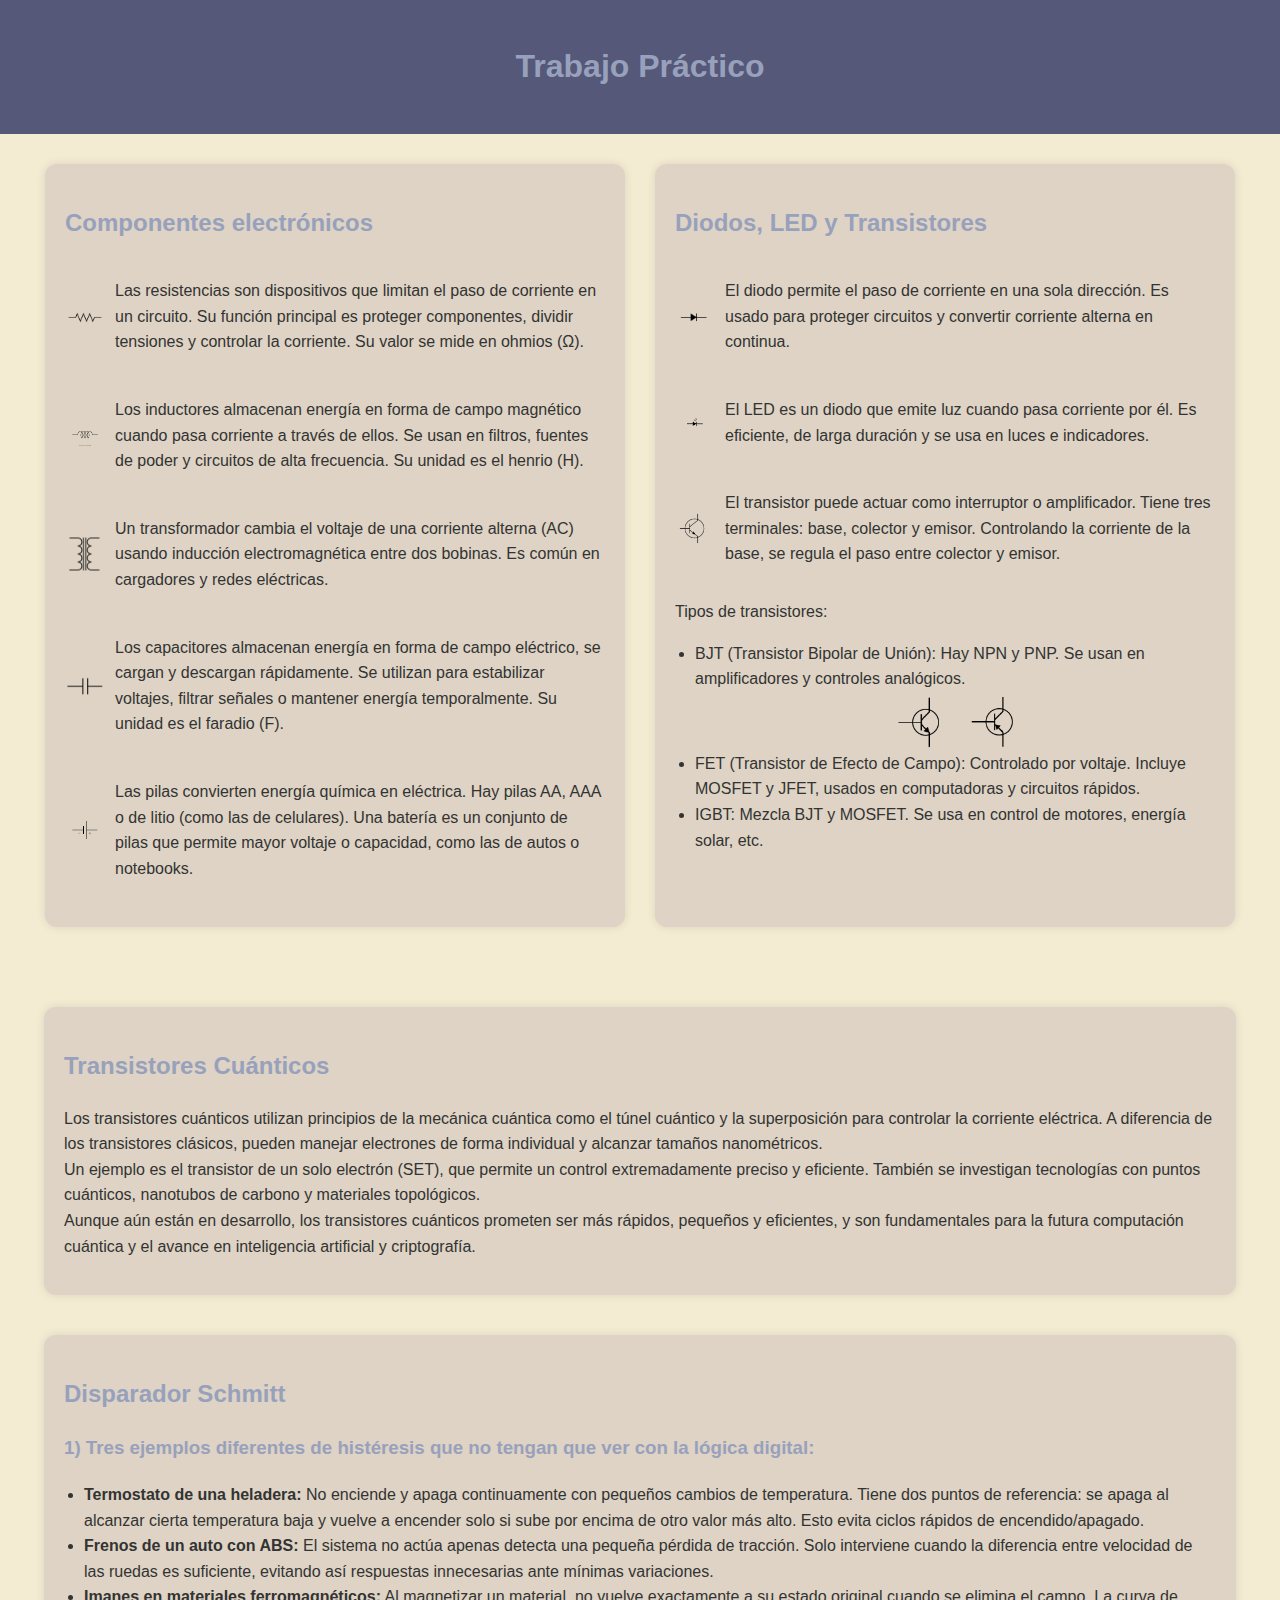
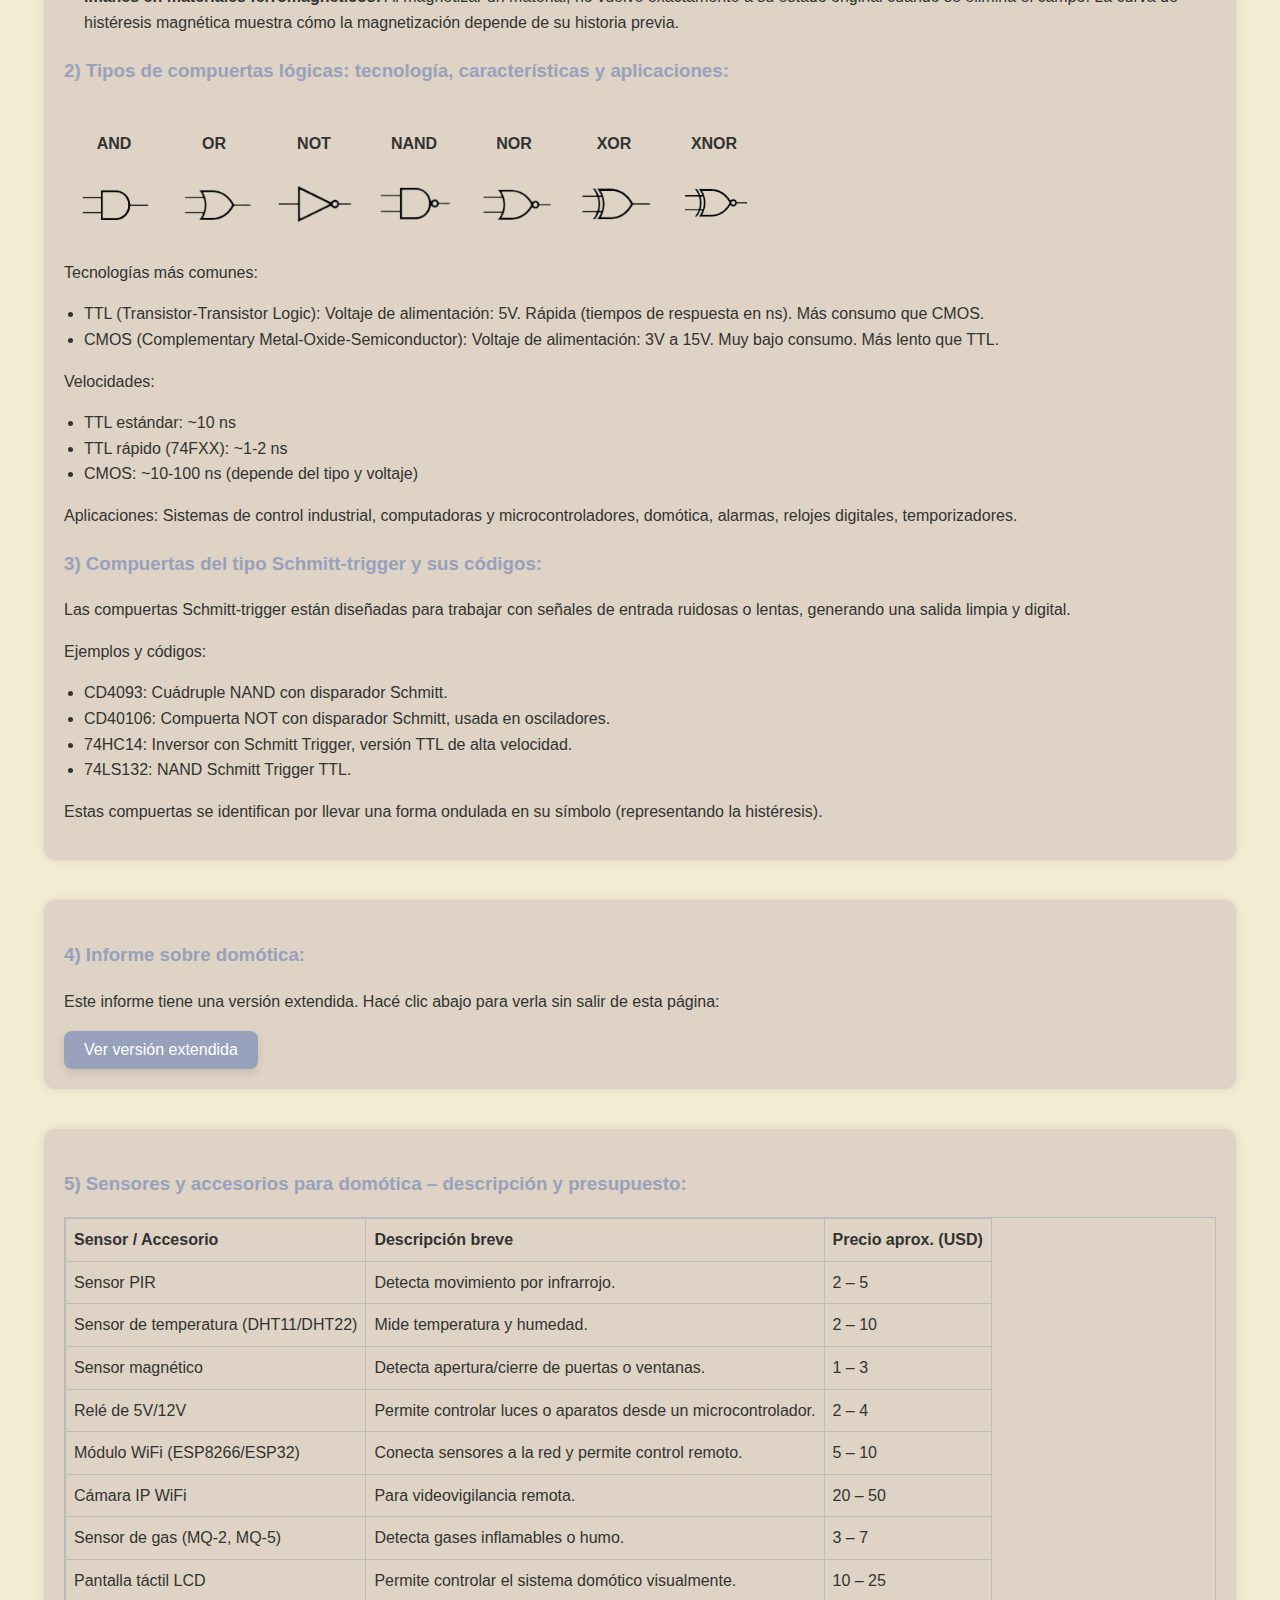
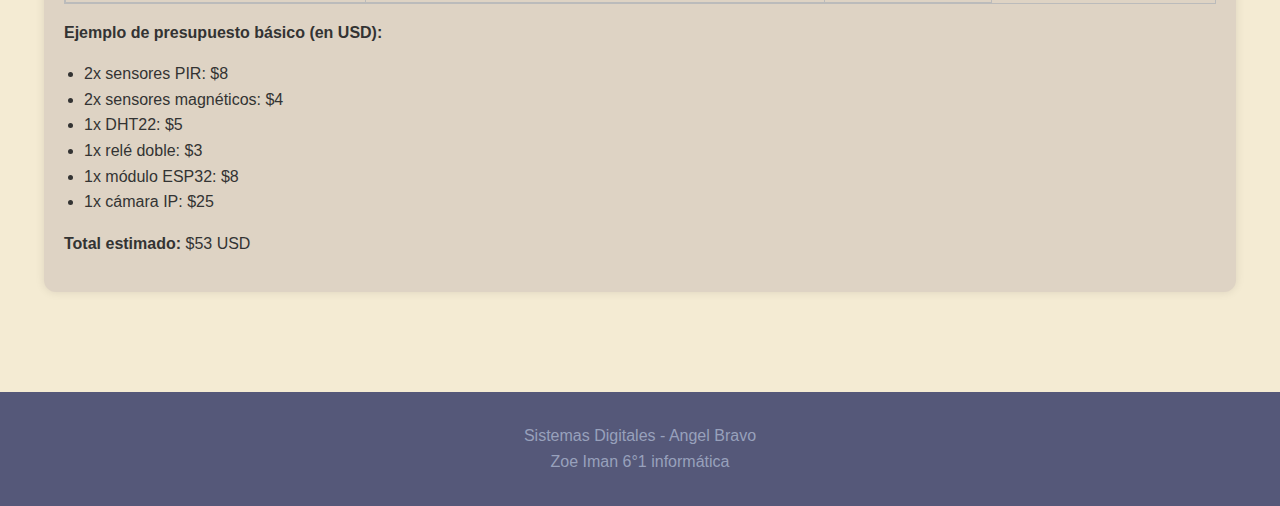
<file: index.html>
<!DOCTYPE html>
<html lang="es">
<head>
  <meta charset="UTF-8" />
  <meta name="viewport" content="width=device-width, initial-scale=1.0" />
  <title>Resumen de Componentes y Domótica</title>
  <link rel="stylesheet" href="style.css" />
  <link rel="icon" href="imagenes/Gorillaz - Noodle's Mask.ico">
</head>
<body>
  <header>
    <h1>Trabajo Práctico</h1>
  </header>

  <main>
    <div class="resumenes">
    <section>
  <h2>Componentes electrónicos</h2>
    <div class="icono-texto">
        <img src="imagenes/resisstencia-removebg-preview (1).png" alt="Resistencia">
        <p>Las resistencias son dispositivos que limitan el paso de corriente en un circuito. Su función principal es proteger componentes, dividir tensiones y controlar la corriente. Su valor se mide en ohmios (Ω).</p>
        </div>

        <div class="icono-texto">
        <img src="imagenes/descarga-removebg-preview.png" alt="Inductor">
        <p>Los inductores almacenan energía en forma de campo magnético cuando pasa corriente a través de ellos. Se usan en filtros, fuentes de poder y circuitos de alta frecuencia. Su unidad es el henrio (H).</p>
        </div>

        <div class="icono-texto">
        <img src="imagenes/png-transparent-center-tap-transformer-electronic-symbol-electronics-wiring-diagram-symbol-miscellaneous-angle-white-thumbnail-removebg-preview.png" alt="Transformador">
        <p>Un transformador cambia el voltaje de una corriente alterna (AC) usando inducción electromagnética entre dos bobinas. Es común en cargadores y redes eléctricas.</p>
        </div>

        <div class="icono-texto">
        <img src="imagenes/capacitor-removebg-preview.png" alt="Capacitor">
        <p>Los capacitores almacenan energía en forma de campo eléctrico, se cargan y descargan rápidamente. Se utilizan para estabilizar voltajes, filtrar señales o mantener energía temporalmente. Su unidad es el faradio (F).</p>
        </div>

        <div class="icono-texto">
        <img src="imagenes/images-removebg-preview.png" alt="Pilas">
        <p>Las pilas convierten energía química en eléctrica. Hay pilas AA, AAA o de litio (como las de celulares). Una batería es un conjunto de pilas que permite mayor voltaje o capacidad, como las de autos o notebooks.</p>
        </div>
    </section>


    <section>
      <h2>Diodos, LED y Transistores</h2>
      
      <div class="icono-texto">
        <img src="imagenes/diodo-removebg-preview.png" alt="Diodo">
        <p>El diodo permite el paso de corriente en una sola dirección. Es usado para proteger circuitos y convertir corriente alterna en continua.</p>
      </div>

      <div class="icono-texto">
        <img src="imagenes/led-removebg-preview.png" alt="Icono LED" />
        <p>
        El LED es un diodo que emite luz cuando pasa corriente por él. Es eficiente, de larga duración y se usa en luces e indicadores.
        </p>
      </div>
      <div class="icono-texto">
        <img src="imagenes/transitor-removebg-preview.png" alt="Transistor">
        <p>El transistor puede actuar como interruptor o amplificador. Tiene tres terminales: base, colector y emisor. Controlando la corriente de la base, se regula el paso entre colector y emisor.</p>
      </div>
      
      <p>Tipos de transistores:</p>
      <ul>
        <li>
            BJT (Transistor Bipolar de Unión): Hay NPN y PNP. Se usan en amplificadores y controles analógicos.
            <img src="imagenes/transistores04-removebg-preview.png" alt="NPN-PNP" class="img-transistor">
        </li>
        <li>FET (Transistor de Efecto de Campo): Controlado por voltaje. Incluye MOSFET y JFET, usados en computadoras y circuitos rápidos.</li>
        <li>IGBT: Mezcla BJT y MOSFET. Se usa en control de motores, energía solar, etc.</li>
      </ul>
    </section>
    </div>

    <section>
        <h2>Transistores Cuánticos</h2>
        <p>
        Los transistores cuánticos utilizan principios de la mecánica cuántica como el túnel cuántico y la superposición para controlar la corriente eléctrica. A diferencia de los transistores clásicos, pueden manejar electrones de forma individual y alcanzar tamaños nanométricos. <br>
        Un ejemplo es el transistor de un solo electrón (SET), que permite un control extremadamente preciso y eficiente. También se investigan tecnologías con puntos cuánticos, nanotubos de carbono y materiales topológicos. <br>
        Aunque aún están en desarrollo, los transistores cuánticos prometen ser más rápidos, pequeños y eficientes, y son fundamentales para la futura computación cuántica y el avance en inteligencia artificial y criptografía. <br>
        </p>
    </section>

    <section>
      <h2>Disparador Schmitt</h2>

      <h3>1) Tres ejemplos diferentes de histéresis que no tengan que ver con la lógica digital:</h3>
      <ul>
        <li>
          <strong>Termostato de una heladera:</strong> No enciende y apaga continuamente con pequeños cambios de temperatura. Tiene dos puntos de referencia: se apaga al alcanzar cierta temperatura baja y vuelve a encender solo si sube por encima de otro valor más alto. Esto evita ciclos rápidos de encendido/apagado.
        </li>
        <li>
          <strong>Frenos de un auto con ABS:</strong> El sistema no actúa apenas detecta una pequeña pérdida de tracción. Solo interviene cuando la diferencia entre velocidad de las ruedas es suficiente, evitando así respuestas innecesarias ante mínimas variaciones.
        </li>
        <li>
          <strong>Imanes en materiales ferromagnéticos:</strong> Al magnetizar un material, no vuelve exactamente a su estado original cuando se elimina el campo. La curva de histéresis magnética muestra cómo la magnetización depende de su historia previa.
        </li>
      </ul>
      <h3>2) Tipos de compuertas lógicas: tecnología, características y aplicaciones:</h3>
      
    <div class="tabla-wrapper">
    <table class="tabla-compuertas">
     <tr>
        <th>AND</th>
        <th>OR</th>
        <th>NOT</th>
        <th>NAND</th>
        <th>NOR</th>
        <th>XOR</th>
        <th>XNOR</th>
      </tr>
      <tr>
          <td><img src="imagenes/and.png" alt="Compuerta AND"></td>
          <td><img src="imagenes/or.png" alt="Compuerta OR"></td>
          <td><img src="imagenes/not.png" alt="Compuerta NOT"></td>
          <td><img src="imagenes/nand.png" alt="Compuerta NAND"></td>
          <td><img src="imagenes/nor.png" alt="Compuerta NOR"></td>
          <td><img src="imagenes/xor.png" alt="Compuerta XOR"></td>
          <td><img src="imagenes/xnor.png" alt="Compuerta XNOR"></td>
        </tr>
      </table>
    </div>

      <p>Tecnologías más comunes:</p>
      <ul>
        <li>TTL (Transistor-Transistor Logic): Voltaje de alimentación: 5V. Rápida (tiempos de respuesta en ns). Más consumo que CMOS.</li>
        <li>CMOS (Complementary Metal-Oxide-Semiconductor): Voltaje de alimentación: 3V a 15V. Muy bajo consumo. Más lento que TTL.</li>
      </ul>
      <p>Velocidades:</p>
      <ul>
        <li>TTL estándar: ~10 ns</li>
        <li>TTL rápido (74FXX): ~1-2 ns</li>
        <li>CMOS: ~10-100 ns (depende del tipo y voltaje)</li>
      </ul>
      <p>Aplicaciones: Sistemas de control industrial, computadoras y microcontroladores, domótica, alarmas, relojes digitales, temporizadores.</p>
      <h3>3) Compuertas del tipo Schmitt-trigger y sus códigos:</h3>
      <p>Las compuertas Schmitt-trigger están diseñadas para trabajar con señales de entrada ruidosas o lentas, generando una salida limpia y digital.</p>
      <p>Ejemplos y códigos:</p>
      <ul>
        <li>CD4093: Cuádruple NAND con disparador Schmitt.</li>
        <li>CD40106: Compuerta NOT con disparador Schmitt, usada en osciladores.</li>
        <li>74HC14: Inversor con Schmitt Trigger, versión TTL de alta velocidad.</li>
        <li>74LS132: NAND Schmitt Trigger TTL.</li>
      </ul>
      <p>Estas compuertas se identifican por llevar una forma ondulada en su símbolo (representando la histéresis).</p>
    </section>
    <section>
      <h3>4) Informe sobre domótica:</h3>
      <p>
        Este informe tiene una versión extendida. Hacé clic abajo para verla sin salir de esta página:
      </p>
      <button class="boton-estetico" onclick="mostrarDomotica()">Ver versión extendida</button>

          <div id="domoticaExtra" style="display: none; margin-top: 20px;">
        <iframe src="domotica-ampliada.html" width="100%" height="500px" style="border: 1px solid #ccc; border-radius: 8px;"></iframe>
      </div>
    </section>
    <section>
      <h3>5) Sensores y accesorios para domótica – descripción y presupuesto:</h3>
      <table>
        <thead>
          <tr>
            <th>Sensor / Accesorio</th>
            <th>Descripción breve</th>
            <th>Precio aprox. (USD)</th>
          </tr>
        </thead>
        <tbody>
          <tr><td>Sensor PIR</td><td>Detecta movimiento por infrarrojo.</td><td>2 – 5</td></tr>
          <tr><td>Sensor de temperatura (DHT11/DHT22)</td><td>Mide temperatura y humedad.</td><td>2 – 10</td></tr>
          <tr><td>Sensor magnético</td><td>Detecta apertura/cierre de puertas o ventanas.</td><td>1 – 3</td></tr>
          <tr><td>Relé de 5V/12V</td><td>Permite controlar luces o aparatos desde un microcontrolador.</td><td>2 – 4</td></tr>
          <tr><td>Módulo WiFi (ESP8266/ESP32)</td><td>Conecta sensores a la red y permite control remoto.</td><td>5 – 10</td></tr>
          <tr><td>Cámara IP WiFi</td><td>Para videovigilancia remota.</td><td>20 – 50</td></tr>
          <tr><td>Sensor de gas (MQ-2, MQ-5)</td><td>Detecta gases inflamables o humo.</td><td>3 – 7</td></tr>
          <tr><td>Pantalla táctil LCD</td><td>Permite controlar el sistema domótico visualmente.</td><td>10 – 25</td></tr>
        </tbody>
      </table>
      <p><strong>Ejemplo de presupuesto básico (en USD):</strong></p>
      <ul>
        <li>2x sensores PIR: $8</li>
        <li>2x sensores magnéticos: $4</li>
        <li>1x DHT22: $5</li>
        <li>1x relé doble: $3</li>
        <li>1x módulo ESP32: $8</li>
        <li>1x cámara IP: $25</li>
      </ul>
      <p><strong>Total estimado:</strong> $53 USD</p>
    </section>
  </main>

  <footer>
    <p>Sistemas Digitales - Angel Bravo <br> Zoe Iman 6°1 informática </p>
  </footer>
  <script>
   function mostrarDomotica() {
     const div = document.getElementById('domoticaExtra');
     div.style.display = div.style.display === 'none' ? 'block' : 'none';
    }
  </script>
</body>
</html>
</file>
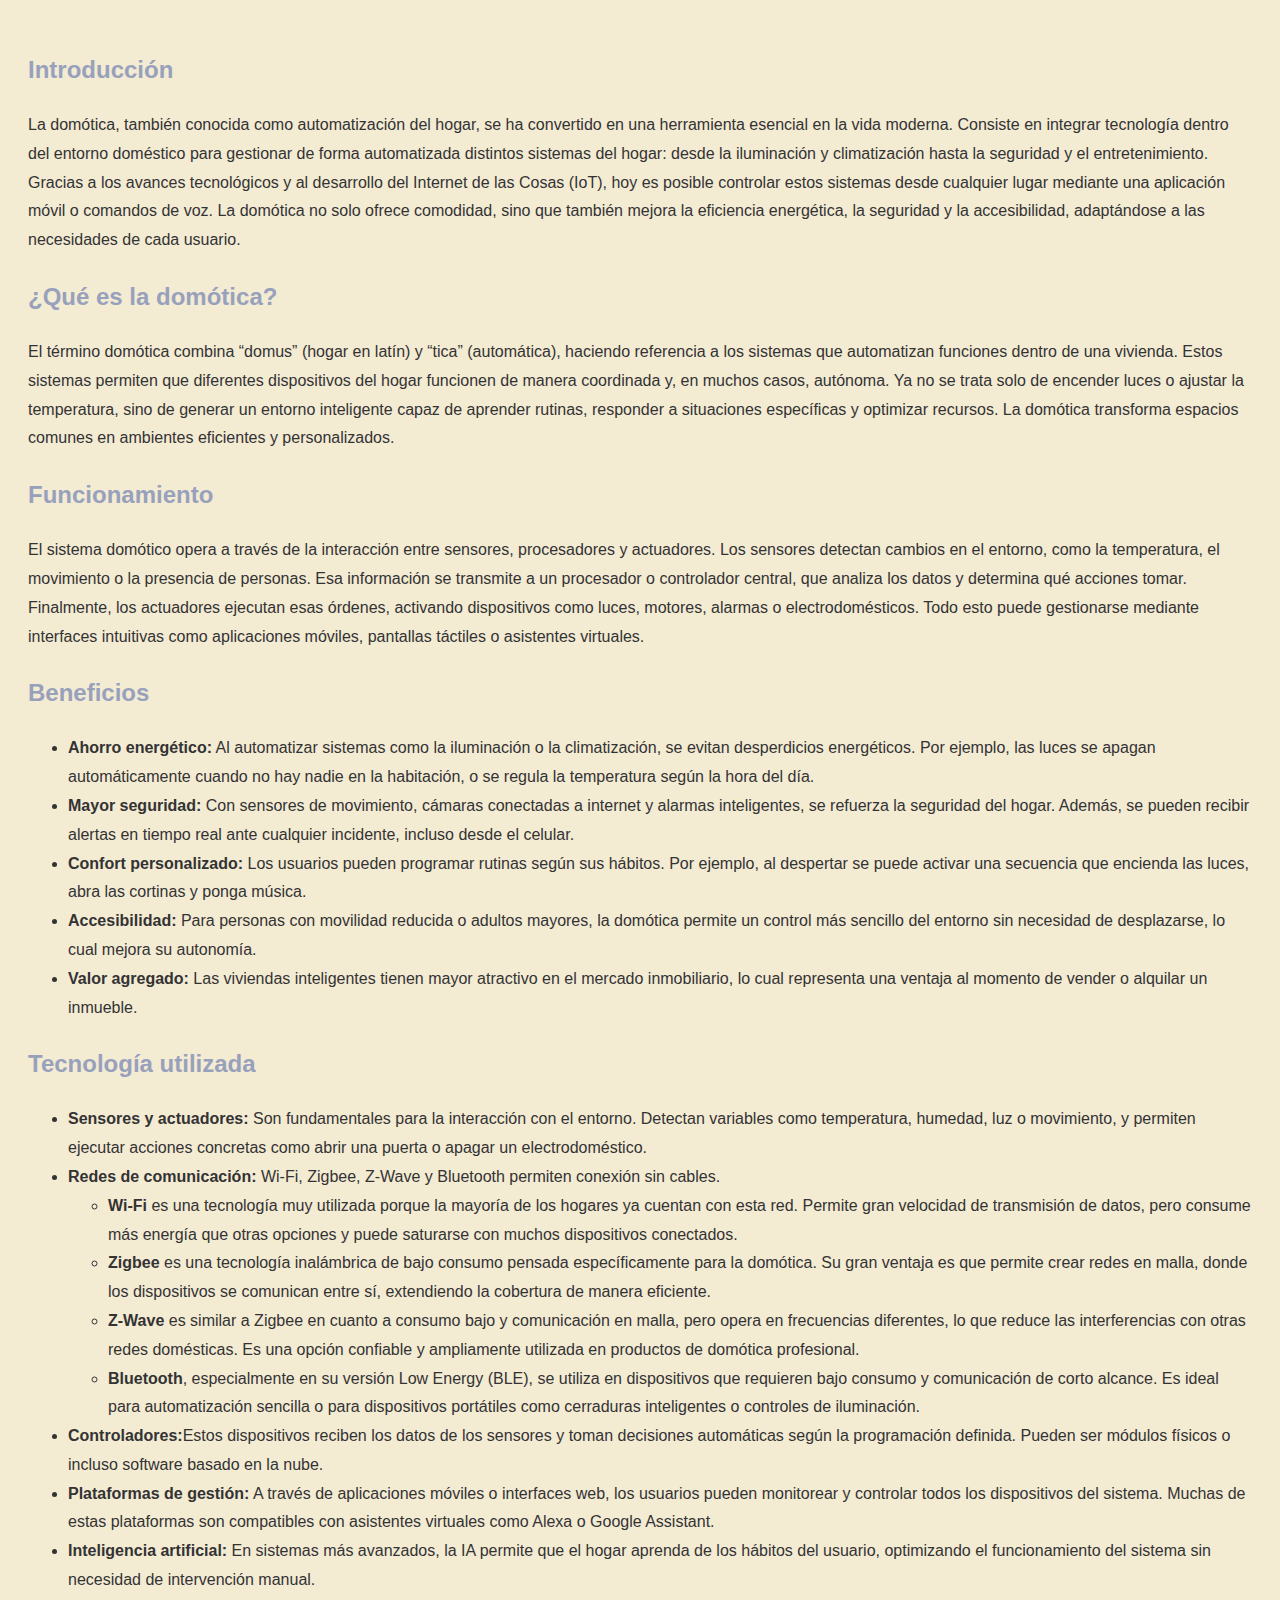
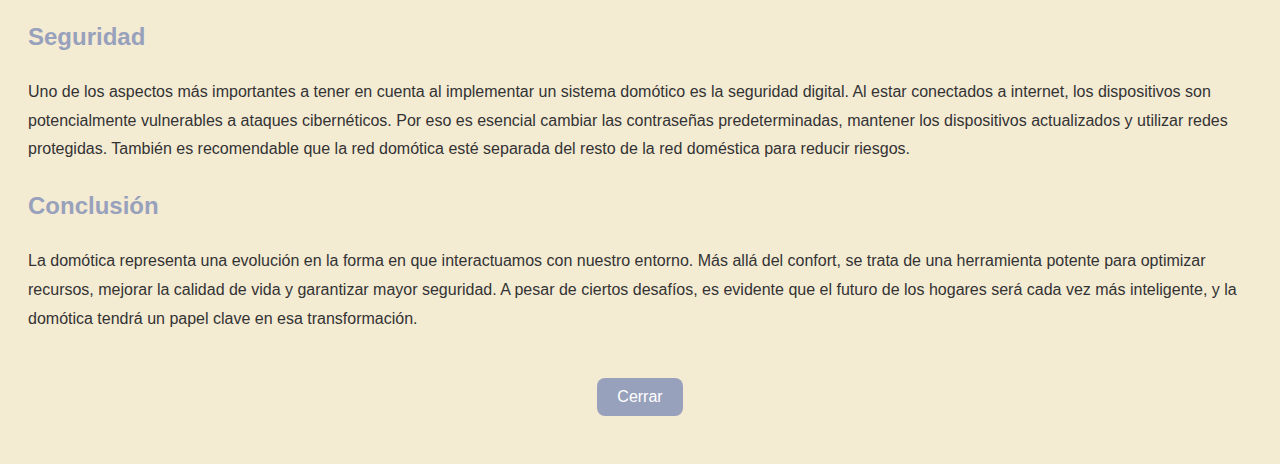
<file: domotica-ampliada.html>
<!-- domotica-ampliada.html -->
<!DOCTYPE html>
<html lang="es">
<head>
  <meta charset="UTF-8" />
  <title>Informe completo de Domótica</title>
  <style>
    body {
      font-family: Helvetica, sans-serif;
      padding: 20px;
      background-color: #F4EBD3;
      color: #333;
      line-height: 1.8;
    }
    h1, h2 {
      color: #98A1BC;
    }
    .boton-estetico {
    background-color: #98A1BC;
    color: white;
    border: none;
    display: block; 
    margin: 0 auto;
    padding: 10px 20px;
    border-radius: 8px;
    font-size: 16px;
    cursor: pointer;
    transition: background-color 0.3s ease, transform 0.2s ease;
    margin-bottom: 20px;

    }

    .boton-estetico:hover {
    background-color: #555879;
    transform: scale(1.05);
    }
  </style>
</head>
<body>
 
  <h2>Introducción</h2>
  <p>
    La domótica, también conocida como automatización del hogar, se ha convertido en una herramienta esencial en la vida moderna. Consiste en integrar tecnología dentro del entorno doméstico para gestionar de forma automatizada distintos sistemas del hogar: desde la iluminación y climatización hasta la seguridad y el entretenimiento. Gracias a los avances tecnológicos y al desarrollo del Internet de las Cosas (IoT), hoy es posible controlar estos sistemas desde cualquier lugar mediante una aplicación móvil o comandos de voz. La domótica no solo ofrece comodidad, sino que también mejora la eficiencia energética, la seguridad y la accesibilidad, adaptándose a las necesidades de cada usuario.
 </p>

  <h2>¿Qué es la domótica?</h2>
  <p>
   El término domótica combina “domus” (hogar en latín) y “tica” (automática), haciendo referencia a los sistemas que automatizan funciones dentro de una vivienda. Estos sistemas permiten que diferentes dispositivos del hogar funcionen de manera coordinada y, en muchos casos, autónoma. Ya no se trata solo de encender luces o ajustar la temperatura, sino de generar un entorno inteligente capaz de aprender rutinas, responder a situaciones específicas y optimizar recursos. La domótica transforma espacios comunes en ambientes eficientes y personalizados.
  </p>

  <h2>Funcionamiento</h2>
  <p>
    El sistema domótico opera a través de la interacción entre sensores, procesadores y actuadores. Los sensores detectan cambios en el entorno, como la temperatura, el movimiento o la presencia de personas. Esa información se transmite a un procesador o controlador central, que analiza los datos y determina qué acciones tomar. Finalmente, los actuadores ejecutan esas órdenes, activando dispositivos como luces, motores, alarmas o electrodomésticos. Todo esto puede gestionarse mediante interfaces intuitivas como aplicaciones móviles, pantallas táctiles o asistentes virtuales.
  </p>

  <h2>Beneficios</h2>
  <ul>
    <li><strong>Ahorro energético:</strong> Al automatizar sistemas como la iluminación o la climatización, se evitan desperdicios energéticos. Por ejemplo, las luces se apagan automáticamente cuando no hay nadie en la habitación, o se regula la temperatura según la hora del día.</li>
    <li><strong>Mayor seguridad:</strong> Con sensores de movimiento, cámaras conectadas a internet y alarmas inteligentes, se refuerza la seguridad del hogar. Además, se pueden recibir alertas en tiempo real ante cualquier incidente, incluso desde el celular.</li>
    <li><strong>Confort personalizado:</strong> Los usuarios pueden programar rutinas según sus hábitos. Por ejemplo, al despertar se puede activar una secuencia que encienda las luces, abra las cortinas y ponga música.</li>
    <li><strong>Accesibilidad:</strong> Para personas con movilidad reducida o adultos mayores, la domótica permite un control más sencillo del entorno sin necesidad de desplazarse, lo cual mejora su autonomía.</li>
    <li><strong>Valor agregado:</strong> Las viviendas inteligentes tienen mayor atractivo en el mercado inmobiliario, lo cual representa una ventaja al momento de vender o alquilar un inmueble.</li>
  </ul>

  <h2>Tecnología utilizada</h2>
  <ul>
    <li><strong>Sensores y actuadores:</strong>  Son fundamentales para la interacción con el entorno. Detectan variables como temperatura, humedad, luz o movimiento, y permiten ejecutar acciones concretas como abrir una puerta o apagar un electrodoméstico.</li>
    <li><strong>Redes de comunicación:</strong> Wi-Fi, Zigbee, Z-Wave y Bluetooth permiten conexión sin cables.</li>
        <ul>
            <li>
                <strong>Wi-Fi</strong> es una tecnología muy utilizada porque la mayoría de los hogares ya cuentan con esta red. Permite gran velocidad de transmisión de datos, pero consume más energía que otras opciones y puede saturarse con muchos dispositivos conectados.
            </li>
            <li>
                <strong>Zigbee</strong> es una tecnología inalámbrica de bajo consumo pensada específicamente para la domótica. Su gran ventaja es que permite crear redes en malla, donde los dispositivos se comunican entre sí, extendiendo la cobertura de manera eficiente.
            </li>
            <li>
                <strong>Z-Wave</strong> es similar a Zigbee en cuanto a consumo bajo y comunicación en malla, pero opera en frecuencias diferentes, lo que reduce las interferencias con otras redes domésticas. Es una opción confiable y ampliamente utilizada en productos de domótica profesional.
            </li>
            <li>
                <strong>Bluetooth</strong>, especialmente en su versión Low Energy (BLE), se utiliza en dispositivos que requieren bajo consumo y comunicación de corto alcance. Es ideal para automatización sencilla o para dispositivos portátiles como cerraduras inteligentes o controles de iluminación.
            </li>
        </ul>  
    <li><strong>Controladores:</strong>Estos dispositivos reciben los datos de los sensores y toman decisiones automáticas según la programación definida. Pueden ser módulos físicos o incluso software basado en la nube.</li>
    <li><strong>Plataformas de gestión:</strong>  A través de aplicaciones móviles o interfaces web, los usuarios pueden monitorear y controlar todos los dispositivos del sistema. Muchas de estas plataformas son compatibles con asistentes virtuales como Alexa o Google Assistant.</li>
    <li><strong>Inteligencia artificial:</strong>  En sistemas más avanzados, la IA permite que el hogar aprenda de los hábitos del usuario, optimizando el funcionamiento del sistema sin necesidad de intervención manual.</li>
  </ul>

  <h2>Seguridad</h2>
  <p>
   Uno de los aspectos más importantes a tener en cuenta al implementar un sistema domótico es la seguridad digital. Al estar conectados a internet, los dispositivos son potencialmente vulnerables a ataques cibernéticos. Por eso es esencial cambiar las contraseñas predeterminadas, mantener los dispositivos actualizados y utilizar redes protegidas. También es recomendable que la red domótica esté separada del resto de la red doméstica para reducir riesgos.
  </p>

  <h2>Conclusión</h2>
  <p>
    La domótica representa una evolución en la forma en que interactuamos con nuestro entorno. Más allá del confort, se trata de una herramienta potente para optimizar recursos, mejorar la calidad de vida y garantizar mayor seguridad. A pesar de ciertos desafíos, es evidente que el futuro de los hogares será cada vez más inteligente, y la domótica tendrá un papel clave en esa transformación.
  <br>
  </p>
  <br>
  <button onclick="cerrarIframe()" class="boton-estetico">Cerrar</button>

  <script>
    function cerrarIframe() {
      window.parent.document.getElementById("domoticaExtra").style.display = "none";
    }
  </script>
</body>
</html>
</file>
<file: style.css>
html,body{
    margin: 0;
}
body {
  font-family: helvetica;
  margin: 0;
  padding: 0;
  background-color: #F4EBD3;
  color: #333;
  line-height: 1.6;
}

header {
  background-color: #555879;
  color: white;
  padding: 20px 40px;
  text-align: center;
}

main {
  max-width: 1200px;
  margin: 0 auto;
  padding: 30px 40px;
}

.resumenes{
  display: flex;
  justify-content: center;
  gap: 20px;
  flex-wrap: wrap; 
  margin-bottom: 40px;
}

section {
  width: 96%; 
  margin: 0 auto;
  margin-bottom: 40px;
  background: #DED3C4;
  padding: 20px;
  border-radius: 12px;
  box-shadow: 0 0 10px rgba(0,0,0,0.1);
}


.resumenes section{
  width: 45%;
  margin-bottom: 40px;
  background: #DED3C4;
  padding: 20px;
  border-radius: 12px;
  box-shadow: 0 0 10px rgba(0,0,0,0.1);
}
h1, h2 {
  color: #98A1BC;
}

h3 {
  color: #98A1BC;
  margin-top: 20px;
}


ul, ol {
  padding-left: 20px;
}

.icono-texto {
  display: flex;
  align-items: flex-start;
  gap: 10px;
  margin-bottom: 10px;
}

.icono-texto img {
  width: 40px;
  height: auto;
  flex-shrink: 0;
  align-self: center;
}

.icono-texto img:hover {
  transform: scale(1.3);
  transition: transform 0.3s ease;
}

.img-transistor {
  width: 120px; 
  margin:auto ;
  display: block; 
}

.img-transistor img:hover {
  transform: scale(1.3);
  transition: transform 0.3s ease;
}

.tabla-wrapper {
  overflow-x: auto;
  -webkit-overflow-scrolling: touch;
  margin: 20px auto;
  max-width: 100%;
  box-sizing: border-box;
  display: block;
  white-space: nowrap;
  justify-content: center;
}

.tabla-compuertas {
  width: 100%;
  border-collapse: collapse;
  border: none;
  table-layout: auto;
}

.tabla-compuertas th, .tabla-compuertas td {
  padding: 10px;
  text-align: center;
  vertical-align: middle;
  border: none;
  max-width: none; /* o elimínalo */
  white-space: normal;
}

.tabla-compuertas img {
  width: 80px;
  max-width: 100%;
  height: auto;
  display: block;
  margin: 0 auto;
}
table {
  width: 100%;
  border-collapse: collapse;
  margin-top: 15px;
  display: block;
  overflow-x: auto;
  white-space: nowrap;
}

iframe {
  max-width: 100%;
  aspect-ratio: 16 / 9;
}

table, th, td {
  border: 1px solid #bbb;
}

th, td {
  padding: 8px;
  text-align: left;
}

footer {
  background-color: #555879;
  color: #98A1BC;
  text-align: center;
  padding: 15px;
  margin-top: 30px;
}

.boton-estetico {
  background-color: #98A1BC;
  color: white;
  border: none;
  padding: 10px 20px;
  border-radius: 8px;
  font-size: 16px;
  cursor: pointer;
  transition: background-color 0.3s ease, transform 0.2s ease;
  box-shadow: 0 4px 8px rgba(0, 0, 0, 0.1);
}

.boton-estetico:hover {
  background-color: #555879;
  transform: scale(1.05);
}

@media (max-width: 768px) {
  main {
    padding: 20px;
  }

  section {
    width: 100%;
    padding: 15px;
    box-sizing: border-box;
  }

  .resumenes {
    flex-direction: column;
    align-items: center;
  }

  .resumenes section {
    width: 100%;
  }

  .icono-texto {
    flex-direction: column;
    align-items: center;
    text-align: center;
  }

  .icono-texto img,
  .icono-led {
    width: 28px;
    height: auto;
  }

  .img-transistor {
    width: 100%;
    max-width: 150px;
    height: auto;
    margin: 10px auto;
    display: block;
  }
    .tabla-compuertas img {
    width: 50px;
  }

  .tabla-compuertas th, .tabla-compuertas td {
    max-width: 60px;
    padding: 5px;
  }

  iframe {
    width: 100%;
    height: 300px;
  }
}
</file>
